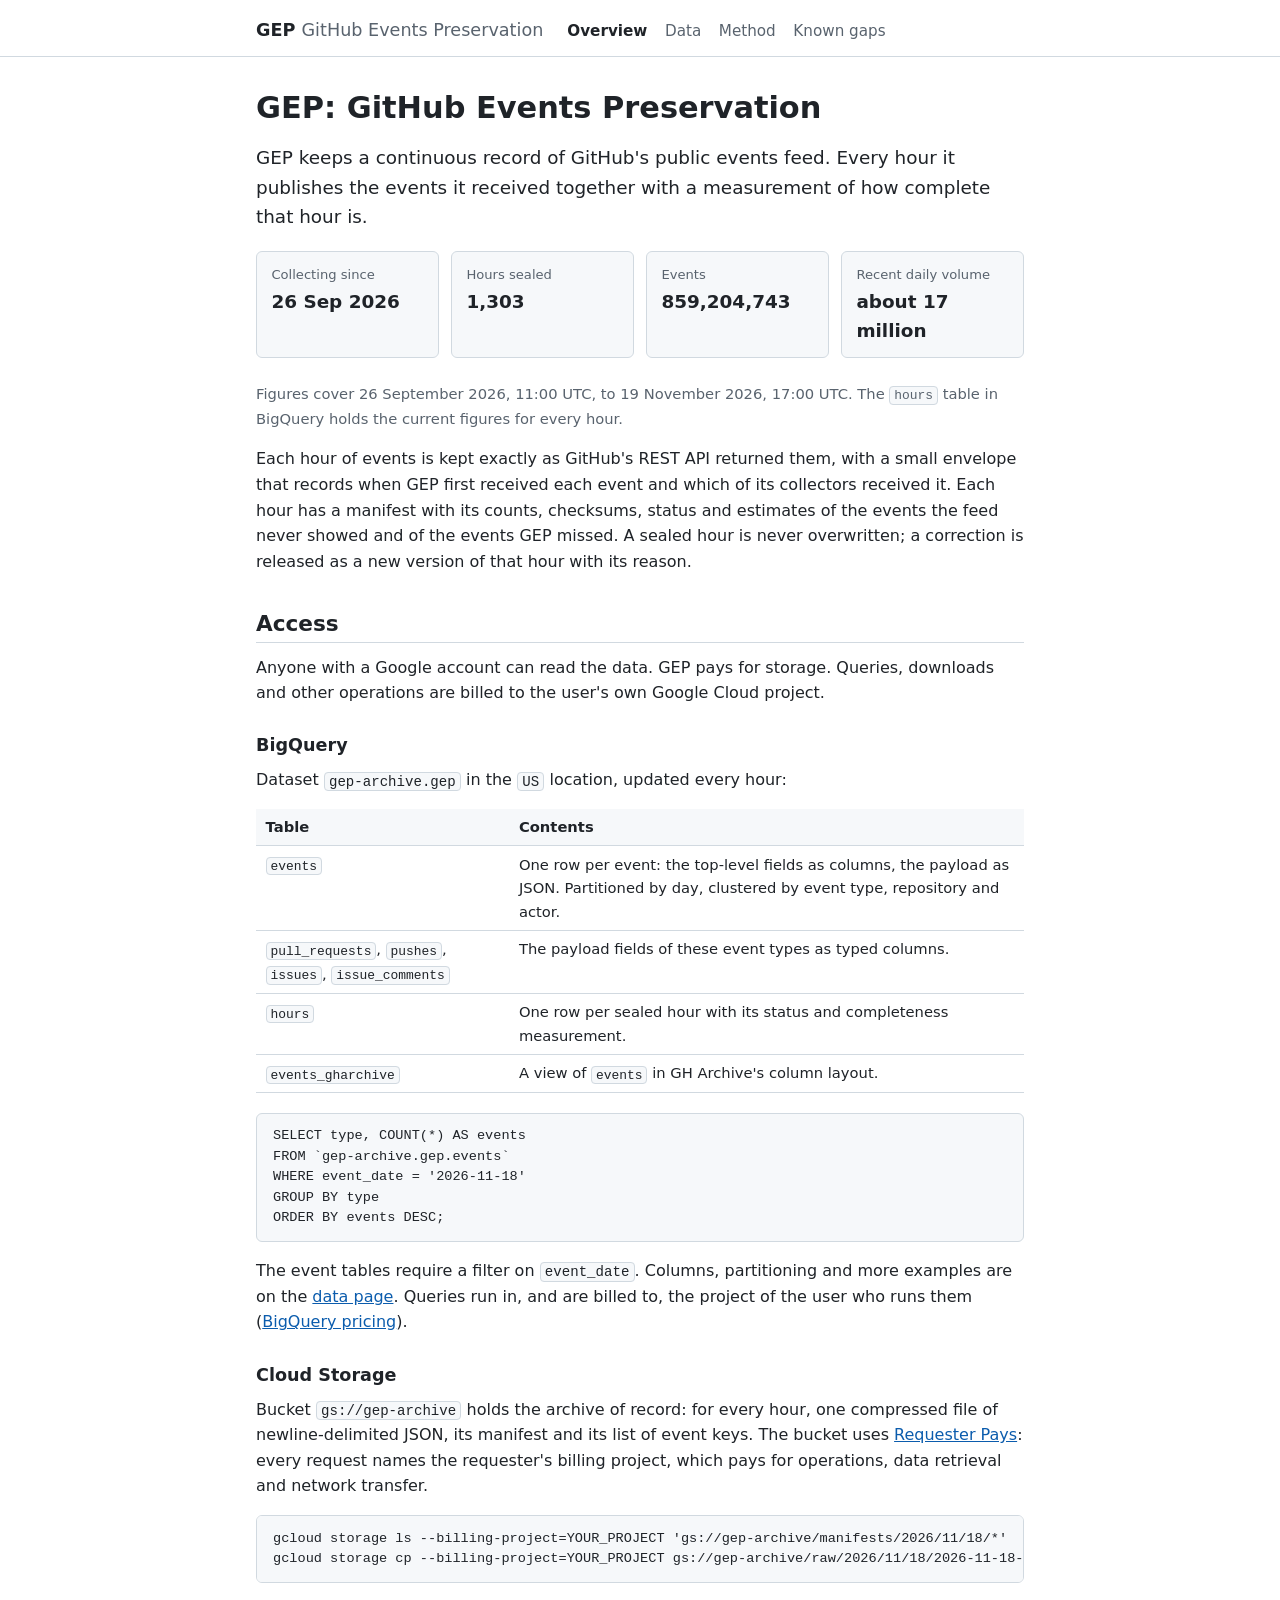
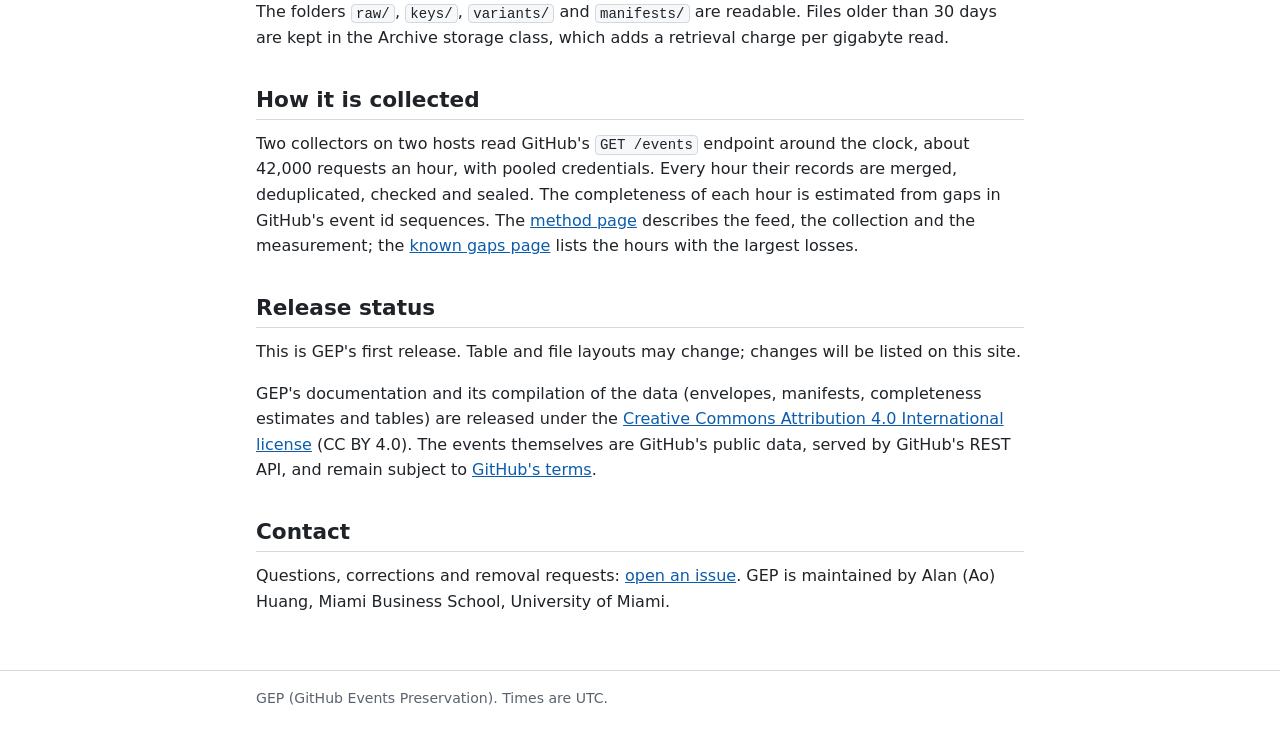
<file: docs/index.html>
<!doctype html>
<html lang="en">
<head>
<meta charset="utf-8">
<meta name="viewport" content="width=device-width, initial-scale=1">
<meta name="robots" content="noindex, nofollow">
<title>GEP: GitHub Events Preservation</title>
<meta name="description" content="A continuous record of GitHub's public events feed with an hourly measurement of completeness.">
<link rel="stylesheet" href="style.css">
</head>
<body>
<header class="site"><div class="wrap">
  <a class="name" href="./">GEP <span>GitHub Events Preservation</span></a>
  <nav class="site">
    <a href="./" aria-current="page">Overview</a>
    <a href="data.html">Data</a>
    <a href="method.html">Method</a>
    <a href="gaps.html">Known gaps</a>
  </nav>
</div></header>

<main><div class="wrap">
<h1>GEP: GitHub Events Preservation</h1>
<p class="lead">GEP keeps a continuous record of GitHub's public events feed. Every hour it publishes the events it received together with a measurement of how complete that hour is.</p>

<dl class="facts">
  <div><dt>Collecting since</dt><dd>26 Sep 2026</dd></div>
  <div><dt>Hours sealed</dt><dd>1,303</dd></div>
  <div><dt>Events</dt><dd>859,204,743</dd></div>
  <div><dt>Recent daily volume</dt><dd>about 17 million</dd></div>
</dl>
<p class="note">Figures cover 26 September 2026, 11:00 UTC, to 19 November 2026, 17:00 UTC. The <code>hours</code> table in BigQuery holds the current figures for every hour.</p>

<p>Each hour of events is kept exactly as GitHub's REST API returned them, with a small envelope that records when GEP first received each event and which of its collectors received it. Each hour has a manifest with its counts, checksums, status and estimates of the events the feed never showed and of the events GEP missed. A sealed hour is never overwritten; a correction is released as a new version of that hour with its reason.</p>

<h2>Access</h2>
<p>Anyone with a Google account can read the data. GEP pays for storage. Queries, downloads and other operations are billed to the user's own Google Cloud project.</p>

<h3>BigQuery</h3>
<p>Dataset <code>gep-archive.gep</code> in the <code>US</code> location, updated every hour:</p>
<div class="table"><table>
  <tr><th>Table</th><th>Contents</th></tr>
  <tr><td><code>events</code></td><td>One row per event: the top-level fields as columns, the payload as JSON. Partitioned by day, clustered by event type, repository and actor.</td></tr>
  <tr><td><code>pull_requests</code>, <code>pushes</code>, <code>issues</code>, <code>issue_comments</code></td><td>The payload fields of these event types as typed columns.</td></tr>
  <tr><td><code>hours</code></td><td>One row per sealed hour with its status and completeness measurement.</td></tr>
  <tr><td><code>events_gharchive</code></td><td>A view of <code>events</code> in GH Archive's column layout.</td></tr>
</table></div>
<pre><code>SELECT type, COUNT(*) AS events
FROM `gep-archive.gep.events`
WHERE event_date = '2026-11-18'
GROUP BY type
ORDER BY events DESC;</code></pre>
<p>The event tables require a filter on <code>event_date</code>. Columns, partitioning and more examples are on the <a href="data.html">data page</a>. Queries run in, and are billed to, the project of the user who runs them (<a href="https://cloud.google.com/bigquery/pricing">BigQuery pricing</a>).</p>

<h3>Cloud Storage</h3>
<p>Bucket <code>gs://gep-archive</code> holds the archive of record: for every hour, one compressed file of newline-delimited JSON, its manifest and its list of event keys. The bucket uses <a href="https://cloud.google.com/storage/docs/requester-pays">Requester Pays</a>: every request names the requester's billing project, which pays for operations, data retrieval and network transfer.</p>
<pre><code>gcloud storage ls --billing-project=YOUR_PROJECT 'gs://gep-archive/manifests/2026/11/18/*'
gcloud storage cp --billing-project=YOUR_PROJECT gs://gep-archive/raw/2026/11/18/2026-11-18-12.ndjson.gz .</code></pre>
<p>The folders <code>raw/</code>, <code>keys/</code>, <code>variants/</code> and <code>manifests/</code> are readable. Files older than 30 days are kept in the Archive storage class, which adds a retrieval charge per gigabyte read.</p>

<h2>How it is collected</h2>
<p>Two collectors on two hosts read GitHub's <code>GET /events</code> endpoint around the clock, about 42,000 requests an hour, with pooled credentials. Every hour their records are merged, deduplicated, checked and sealed. The completeness of each hour is estimated from gaps in GitHub's event id sequences. The <a href="method.html">method page</a> describes the feed, the collection and the measurement; the <a href="gaps.html">known gaps page</a> lists the hours with the largest losses.</p>

<h2>Release status</h2>
<p>This is GEP's first release. Table and file layouts may change; changes will be listed on this site.</p>
<p>GEP's documentation and its compilation of the data (envelopes, manifests, completeness estimates and tables) are released under the <a href="https://creativecommons.org/licenses/by/4.0/">Creative Commons Attribution 4.0 International license</a> (CC BY 4.0). The events themselves are GitHub's public data, served by GitHub's REST API, and remain subject to <a href="https://docs.github.com/en/site-policy/github-terms/github-terms-of-service">GitHub's terms</a>.</p>

<h2>Contact</h2>
<p>Questions, corrections and removal requests: <a href="https://github.com/AlanHuang99/gep-archive/issues">open an issue</a>. GEP is maintained by Alan (Ao) Huang, Miami Business School, University of Miami.</p>
</div></main>

<footer class="site"><div class="wrap">GEP (GitHub Events Preservation). Times are UTC.</div></footer>
</body>
</html>
</file>
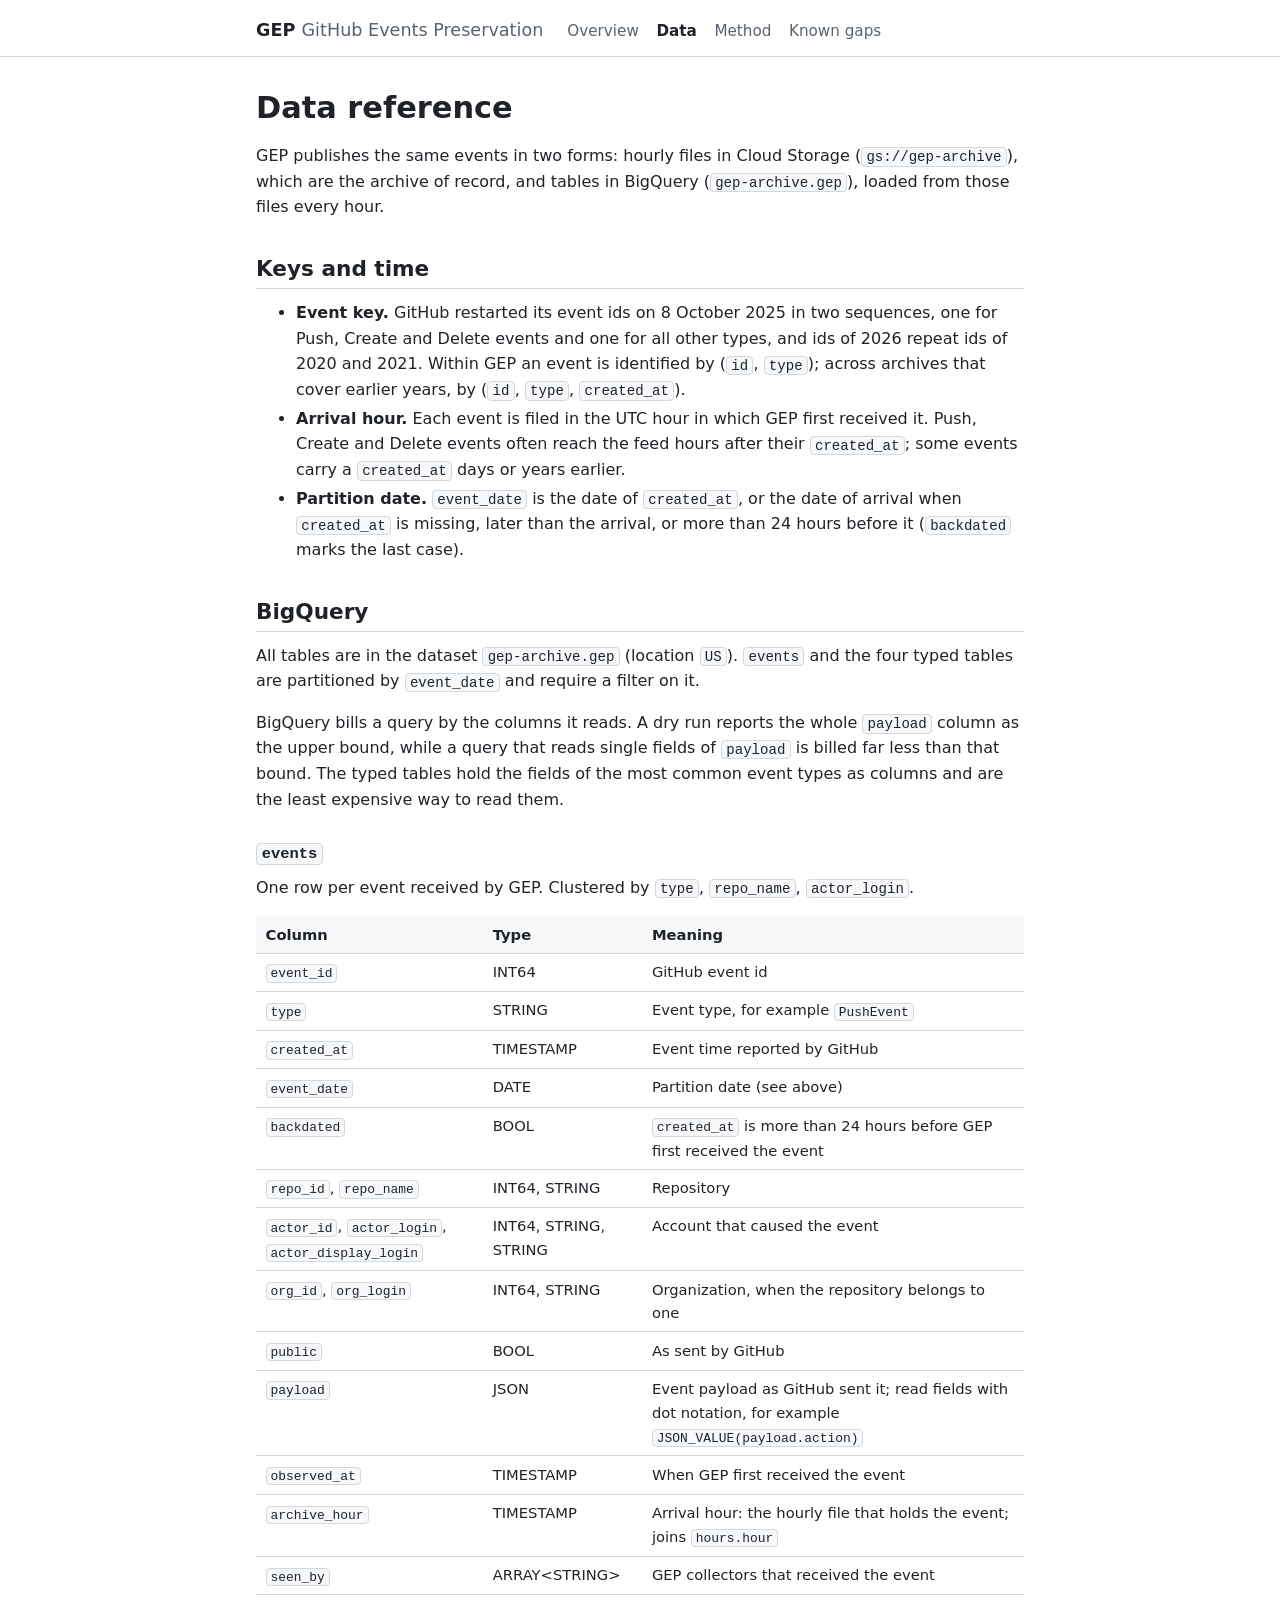
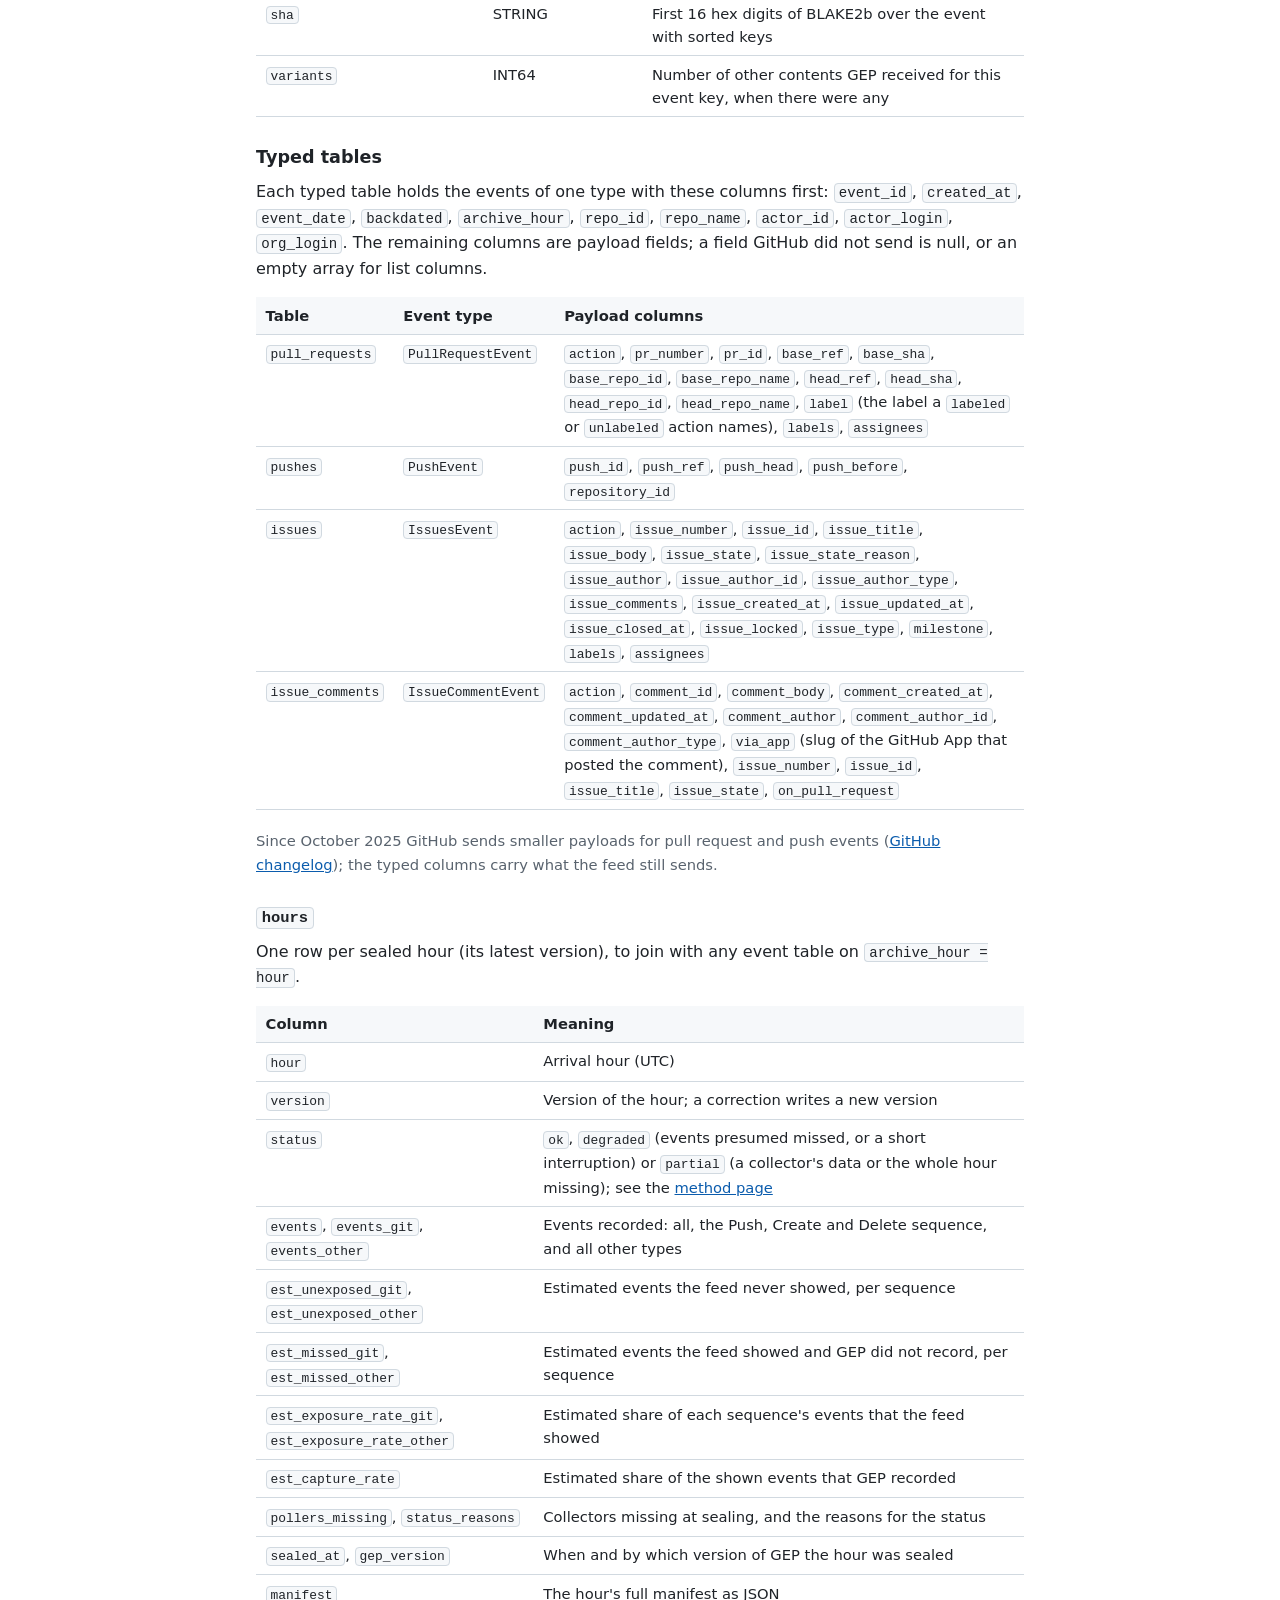
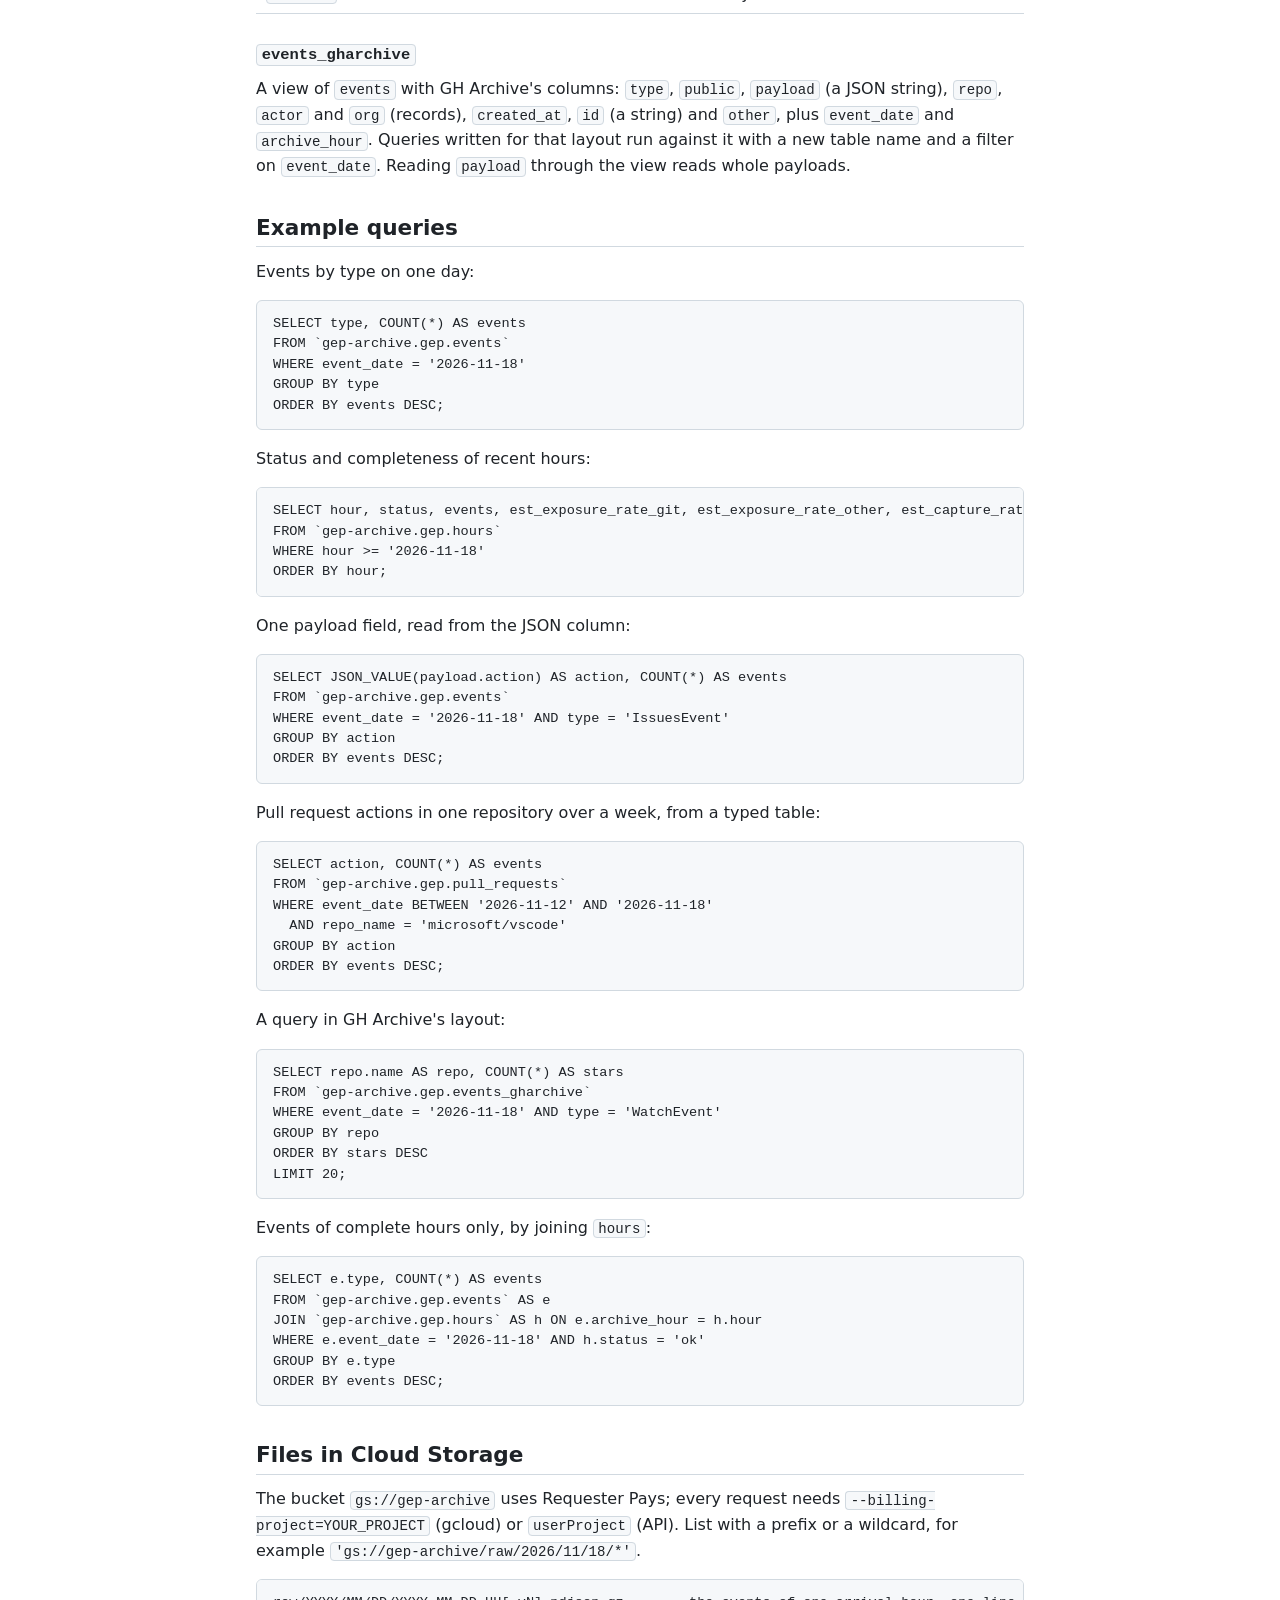
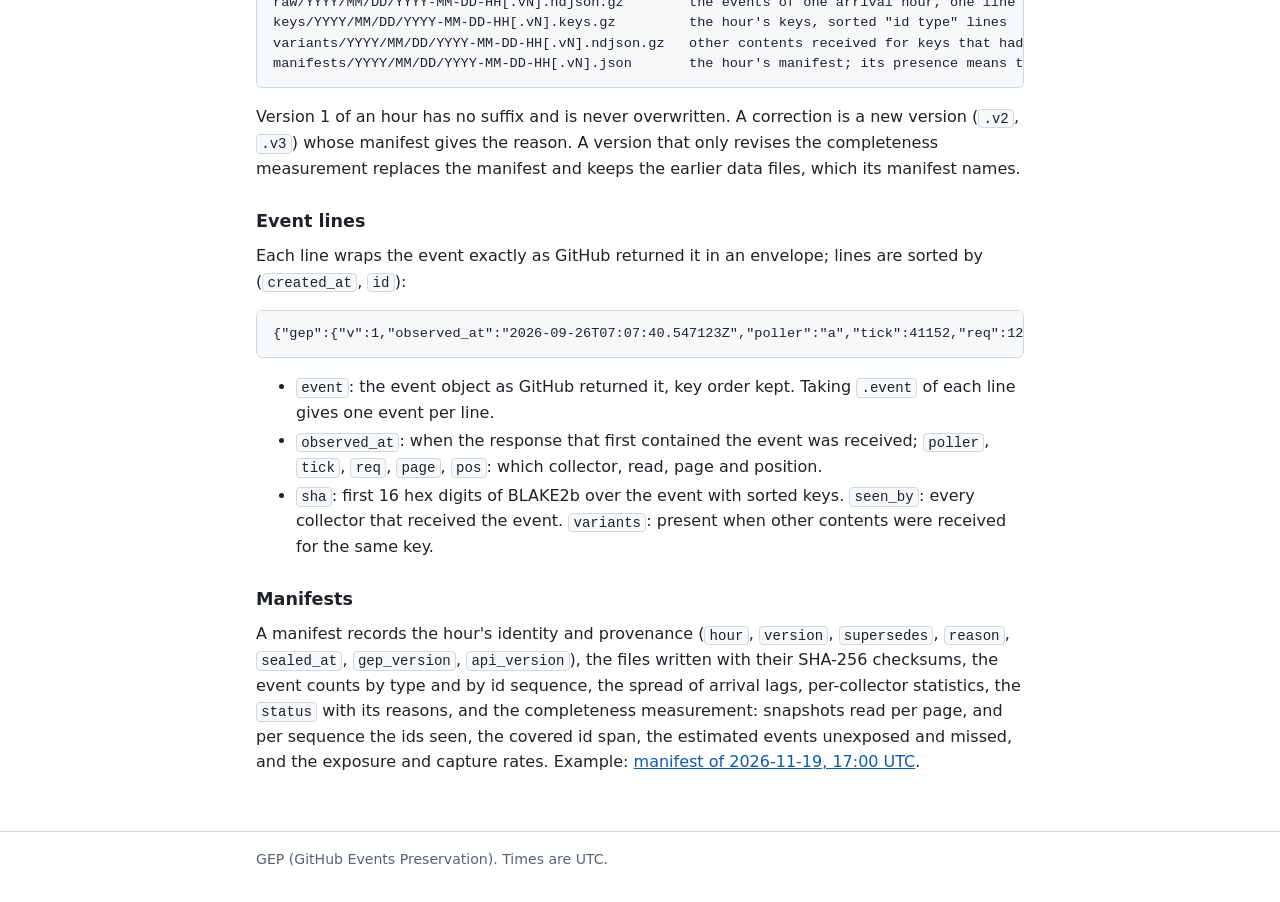
<file: docs/data.html>
<!doctype html>
<html lang="en">
<head>
<meta charset="utf-8">
<meta name="viewport" content="width=device-width, initial-scale=1">
<meta name="robots" content="noindex, nofollow">
<title>Data reference: GEP</title>
<link rel="stylesheet" href="style.css">
</head>
<body>
<header class="site"><div class="wrap">
  <a class="name" href="./">GEP <span>GitHub Events Preservation</span></a>
  <nav class="site">
    <a href="./">Overview</a>
    <a href="data.html" aria-current="page">Data</a>
    <a href="method.html">Method</a>
    <a href="gaps.html">Known gaps</a>
  </nav>
</div></header>

<main><div class="wrap">
<h1>Data reference</h1>
<p>GEP publishes the same events in two forms: hourly files in Cloud Storage (<code>gs://gep-archive</code>), which are the archive of record, and tables in BigQuery (<code>gep-archive.gep</code>), loaded from those files every hour.</p>

<h2>Keys and time</h2>
<ul>
  <li><strong>Event key.</strong> GitHub restarted its event ids on 8 October 2025 in two sequences, one for Push, Create and Delete events and one for all other types, and ids of 2026 repeat ids of 2020 and 2021. Within GEP an event is identified by (<code>id</code>, <code>type</code>); across archives that cover earlier years, by (<code>id</code>, <code>type</code>, <code>created_at</code>).</li>
  <li><strong>Arrival hour.</strong> Each event is filed in the UTC hour in which GEP first received it. Push, Create and Delete events often reach the feed hours after their <code>created_at</code>; some events carry a <code>created_at</code> days or years earlier.</li>
  <li><strong>Partition date.</strong> <code>event_date</code> is the date of <code>created_at</code>, or the date of arrival when <code>created_at</code> is missing, later than the arrival, or more than 24 hours before it (<code>backdated</code> marks the last case).</li>
</ul>

<h2>BigQuery</h2>
<p>All tables are in the dataset <code>gep-archive.gep</code> (location <code>US</code>). <code>events</code> and the four typed tables are partitioned by <code>event_date</code> and require a filter on it.</p>
<p>BigQuery bills a query by the columns it reads. A dry run reports the whole <code>payload</code> column as the upper bound, while a query that reads single fields of <code>payload</code> is billed far less than that bound. The typed tables hold the fields of the most common event types as columns and are the least expensive way to read them.</p>

<h3><code>events</code></h3>
<p>One row per event received by GEP. Clustered by <code>type</code>, <code>repo_name</code>, <code>actor_login</code>.</p>
<div class="table"><table>
  <tr><th>Column</th><th>Type</th><th>Meaning</th></tr>
  <tr><td><code>event_id</code></td><td>INT64</td><td>GitHub event id</td></tr>
  <tr><td><code>type</code></td><td>STRING</td><td>Event type, for example <code>PushEvent</code></td></tr>
  <tr><td><code>created_at</code></td><td>TIMESTAMP</td><td>Event time reported by GitHub</td></tr>
  <tr><td><code>event_date</code></td><td>DATE</td><td>Partition date (see above)</td></tr>
  <tr><td><code>backdated</code></td><td>BOOL</td><td><code>created_at</code> is more than 24 hours before GEP first received the event</td></tr>
  <tr><td><code>repo_id</code>, <code>repo_name</code></td><td>INT64, STRING</td><td>Repository</td></tr>
  <tr><td><code>actor_id</code>, <code>actor_login</code>, <code>actor_display_login</code></td><td>INT64, STRING, STRING</td><td>Account that caused the event</td></tr>
  <tr><td><code>org_id</code>, <code>org_login</code></td><td>INT64, STRING</td><td>Organization, when the repository belongs to one</td></tr>
  <tr><td><code>public</code></td><td>BOOL</td><td>As sent by GitHub</td></tr>
  <tr><td><code>payload</code></td><td>JSON</td><td>Event payload as GitHub sent it; read fields with dot notation, for example <code>JSON_VALUE(payload.action)</code></td></tr>
  <tr><td><code>observed_at</code></td><td>TIMESTAMP</td><td>When GEP first received the event</td></tr>
  <tr><td><code>archive_hour</code></td><td>TIMESTAMP</td><td>Arrival hour: the hourly file that holds the event; joins <code>hours.hour</code></td></tr>
  <tr><td><code>seen_by</code></td><td>ARRAY&lt;STRING&gt;</td><td>GEP collectors that received the event</td></tr>
  <tr><td><code>sha</code></td><td>STRING</td><td>First 16 hex digits of BLAKE2b over the event with sorted keys</td></tr>
  <tr><td><code>variants</code></td><td>INT64</td><td>Number of other contents GEP received for this event key, when there were any</td></tr>
</table></div>

<h3>Typed tables</h3>
<p>Each typed table holds the events of one type with these columns first: <code>event_id</code>, <code>created_at</code>, <code>event_date</code>, <code>backdated</code>, <code>archive_hour</code>, <code>repo_id</code>, <code>repo_name</code>, <code>actor_id</code>, <code>actor_login</code>, <code>org_login</code>. The remaining columns are payload fields; a field GitHub did not send is null, or an empty array for list columns.</p>
<div class="table"><table>
  <tr><th>Table</th><th>Event type</th><th>Payload columns</th></tr>
  <tr><td><code>pull_requests</code></td><td><code>PullRequestEvent</code></td><td><code>action</code>, <code>pr_number</code>, <code>pr_id</code>, <code>base_ref</code>, <code>base_sha</code>, <code>base_repo_id</code>, <code>base_repo_name</code>, <code>head_ref</code>, <code>head_sha</code>, <code>head_repo_id</code>, <code>head_repo_name</code>, <code>label</code> (the label a <code>labeled</code> or <code>unlabeled</code> action names), <code>labels</code>, <code>assignees</code></td></tr>
  <tr><td><code>pushes</code></td><td><code>PushEvent</code></td><td><code>push_id</code>, <code>push_ref</code>, <code>push_head</code>, <code>push_before</code>, <code>repository_id</code></td></tr>
  <tr><td><code>issues</code></td><td><code>IssuesEvent</code></td><td><code>action</code>, <code>issue_number</code>, <code>issue_id</code>, <code>issue_title</code>, <code>issue_body</code>, <code>issue_state</code>, <code>issue_state_reason</code>, <code>issue_author</code>, <code>issue_author_id</code>, <code>issue_author_type</code>, <code>issue_comments</code>, <code>issue_created_at</code>, <code>issue_updated_at</code>, <code>issue_closed_at</code>, <code>issue_locked</code>, <code>issue_type</code>, <code>milestone</code>, <code>labels</code>, <code>assignees</code></td></tr>
  <tr><td><code>issue_comments</code></td><td><code>IssueCommentEvent</code></td><td><code>action</code>, <code>comment_id</code>, <code>comment_body</code>, <code>comment_created_at</code>, <code>comment_updated_at</code>, <code>comment_author</code>, <code>comment_author_id</code>, <code>comment_author_type</code>, <code>via_app</code> (slug of the GitHub App that posted the comment), <code>issue_number</code>, <code>issue_id</code>, <code>issue_title</code>, <code>issue_state</code>, <code>on_pull_request</code></td></tr>
</table></div>
<p class="note">Since October 2025 GitHub sends smaller payloads for pull request and push events (<a href="https://github.blog/changelog/2025-08-08-upcoming-changes-to-github-events-api-payloads/">GitHub changelog</a>); the typed columns carry what the feed still sends.</p>

<h3><code>hours</code></h3>
<p>One row per sealed hour (its latest version), to join with any event table on <code>archive_hour = hour</code>.</p>
<div class="table"><table>
  <tr><th>Column</th><th>Meaning</th></tr>
  <tr><td><code>hour</code></td><td>Arrival hour (UTC)</td></tr>
  <tr><td><code>version</code></td><td>Version of the hour; a correction writes a new version</td></tr>
  <tr><td><code>status</code></td><td><code>ok</code>, <code>degraded</code> (events presumed missed, or a short interruption) or <code>partial</code> (a collector's data or the whole hour missing); see the <a href="method.html#status">method page</a></td></tr>
  <tr><td><code>events</code>, <code>events_git</code>, <code>events_other</code></td><td>Events recorded: all, the Push, Create and Delete sequence, and all other types</td></tr>
  <tr><td><code>est_unexposed_git</code>, <code>est_unexposed_other</code></td><td>Estimated events the feed never showed, per sequence</td></tr>
  <tr><td><code>est_missed_git</code>, <code>est_missed_other</code></td><td>Estimated events the feed showed and GEP did not record, per sequence</td></tr>
  <tr><td><code>est_exposure_rate_git</code>, <code>est_exposure_rate_other</code></td><td>Estimated share of each sequence's events that the feed showed</td></tr>
  <tr><td><code>est_capture_rate</code></td><td>Estimated share of the shown events that GEP recorded</td></tr>
  <tr><td><code>pollers_missing</code>, <code>status_reasons</code></td><td>Collectors missing at sealing, and the reasons for the status</td></tr>
  <tr><td><code>sealed_at</code>, <code>gep_version</code></td><td>When and by which version of GEP the hour was sealed</td></tr>
  <tr><td><code>manifest</code></td><td>The hour's full manifest as JSON</td></tr>
</table></div>

<h3><code>events_gharchive</code></h3>
<p>A view of <code>events</code> with GH Archive's columns: <code>type</code>, <code>public</code>, <code>payload</code> (a JSON string), <code>repo</code>, <code>actor</code> and <code>org</code> (records), <code>created_at</code>, <code>id</code> (a string) and <code>other</code>, plus <code>event_date</code> and <code>archive_hour</code>. Queries written for that layout run against it with a new table name and a filter on <code>event_date</code>. Reading <code>payload</code> through the view reads whole payloads.</p>

<h2>Example queries</h2>
<p>Events by type on one day:</p>
<pre><code>SELECT type, COUNT(*) AS events
FROM `gep-archive.gep.events`
WHERE event_date = '2026-11-18'
GROUP BY type
ORDER BY events DESC;</code></pre>
<p>Status and completeness of recent hours:</p>
<pre><code>SELECT hour, status, events, est_exposure_rate_git, est_exposure_rate_other, est_capture_rate
FROM `gep-archive.gep.hours`
WHERE hour &gt;= '2026-11-18'
ORDER BY hour;</code></pre>
<p>One payload field, read from the JSON column:</p>
<pre><code>SELECT JSON_VALUE(payload.action) AS action, COUNT(*) AS events
FROM `gep-archive.gep.events`
WHERE event_date = '2026-11-18' AND type = 'IssuesEvent'
GROUP BY action
ORDER BY events DESC;</code></pre>
<p>Pull request actions in one repository over a week, from a typed table:</p>
<pre><code>SELECT action, COUNT(*) AS events
FROM `gep-archive.gep.pull_requests`
WHERE event_date BETWEEN '2026-11-12' AND '2026-11-18'
  AND repo_name = 'microsoft/vscode'
GROUP BY action
ORDER BY events DESC;</code></pre>
<p>A query in GH Archive's layout:</p>
<pre><code>SELECT repo.name AS repo, COUNT(*) AS stars
FROM `gep-archive.gep.events_gharchive`
WHERE event_date = '2026-11-18' AND type = 'WatchEvent'
GROUP BY repo
ORDER BY stars DESC
LIMIT 20;</code></pre>
<p>Events of complete hours only, by joining <code>hours</code>:</p>
<pre><code>SELECT e.type, COUNT(*) AS events
FROM `gep-archive.gep.events` AS e
JOIN `gep-archive.gep.hours` AS h ON e.archive_hour = h.hour
WHERE e.event_date = '2026-11-18' AND h.status = 'ok'
GROUP BY e.type
ORDER BY events DESC;</code></pre>

<h2>Files in Cloud Storage</h2>
<p>The bucket <code>gs://gep-archive</code> uses Requester Pays; every request needs <code>--billing-project=YOUR_PROJECT</code> (gcloud) or <code>userProject</code> (API). List with a prefix or a wildcard, for example <code>'gs://gep-archive/raw/2026/11/18/*'</code>.</p>
<pre><code>raw/YYYY/MM/DD/YYYY-MM-DD-HH[.vN].ndjson.gz        the events of one arrival hour, one line per event
keys/YYYY/MM/DD/YYYY-MM-DD-HH[.vN].keys.gz         the hour's keys, sorted "id type" lines
variants/YYYY/MM/DD/YYYY-MM-DD-HH[.vN].ndjson.gz   other contents received for keys that had more than one
manifests/YYYY/MM/DD/YYYY-MM-DD-HH[.vN].json       the hour's manifest; its presence means the hour is sealed</code></pre>
<p>Version 1 of an hour has no suffix and is never overwritten. A correction is a new version (<code>.v2</code>, <code>.v3</code>) whose manifest gives the reason. A version that only revises the completeness measurement replaces the manifest and keeps the earlier data files, which its manifest names.</p>

<h3>Event lines</h3>
<p>Each line wraps the event exactly as GitHub returned it in an envelope; lines are sorted by (<code>created_at</code>, <code>id</code>):</p>
<pre><code>{"gep":{"v":1,"observed_at":"2026-09-26T07:07:40.547123Z","poller":"a","tick":41152,"req":123456,"page":1,"pos":17,"sha":"9f2c61d04a7be311","seen_by":["a","b"]},"event":{...}}</code></pre>
<ul>
  <li><code>event</code>: the event object as GitHub returned it, key order kept. Taking <code>.event</code> of each line gives one event per line.</li>
  <li><code>observed_at</code>: when the response that first contained the event was received; <code>poller</code>, <code>tick</code>, <code>req</code>, <code>page</code>, <code>pos</code>: which collector, read, page and position.</li>
  <li><code>sha</code>: first 16 hex digits of BLAKE2b over the event with sorted keys. <code>seen_by</code>: every collector that received the event. <code>variants</code>: present when other contents were received for the same key.</li>
</ul>

<h3>Manifests</h3>
<p>A manifest records the hour's identity and provenance (<code>hour</code>, <code>version</code>, <code>supersedes</code>, <code>reason</code>, <code>sealed_at</code>, <code>gep_version</code>, <code>api_version</code>), the files written with their SHA-256 checksums, the event counts by type and by id sequence, the spread of arrival lags, per-collector statistics, the <code>status</code> with its reasons, and the completeness measurement: snapshots read per page, and per sequence the ids seen, the covered id span, the estimated events unexposed and missed, and the exposure and capture rates. Example: <a href="samples/2026-11-19-17.json">manifest of 2026-11-19, 17:00 UTC</a>.</p>
</div></main>

<footer class="site"><div class="wrap">GEP (GitHub Events Preservation). Times are UTC.</div></footer>
</body>
</html>
</file>
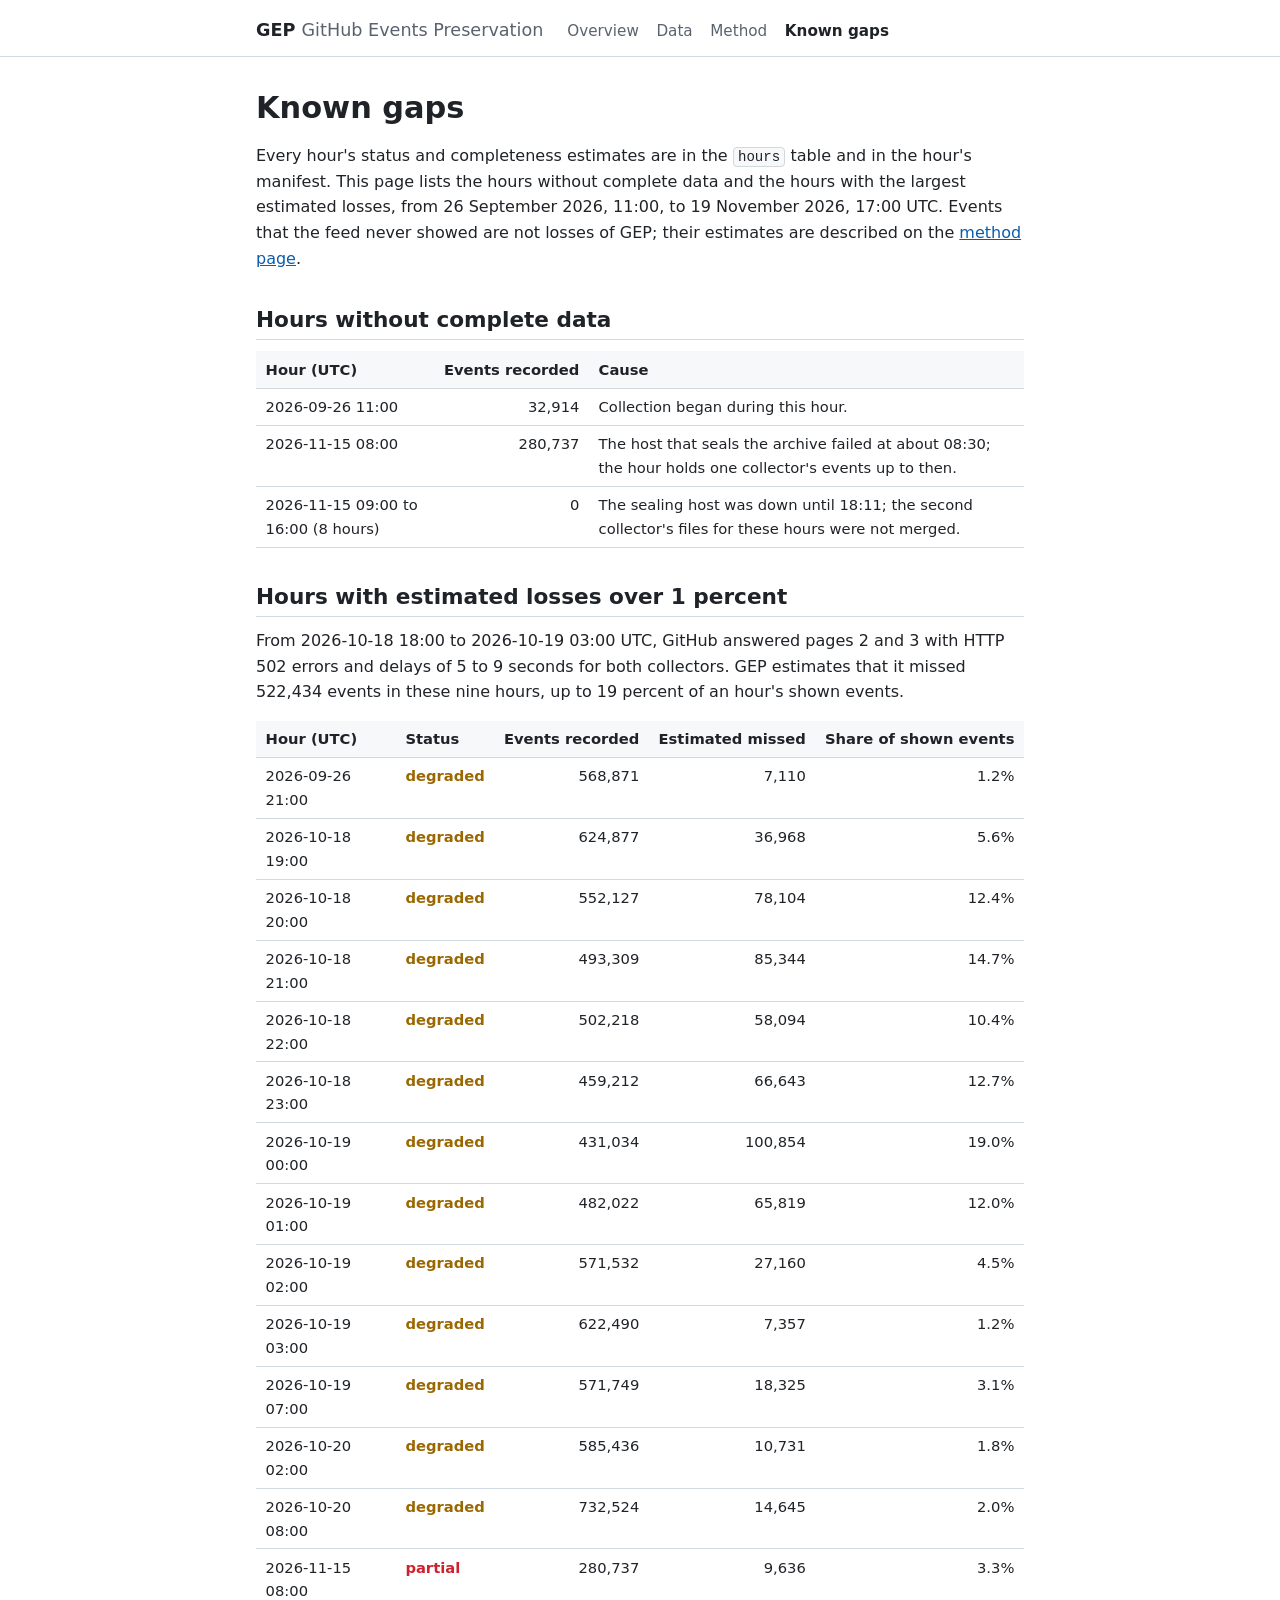
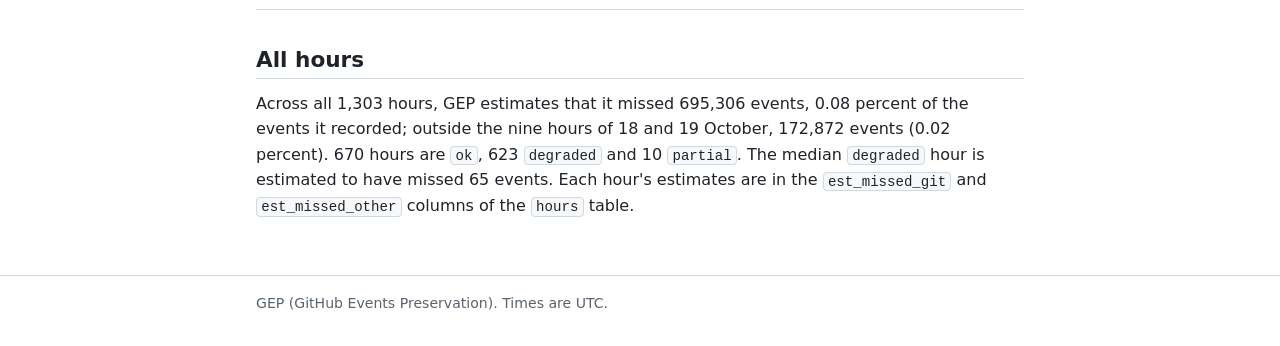
<file: docs/gaps.html>
<!doctype html>
<html lang="en">
<head>
<meta charset="utf-8">
<meta name="viewport" content="width=device-width, initial-scale=1">
<meta name="robots" content="noindex, nofollow">
<title>Known gaps: GEP</title>
<link rel="stylesheet" href="style.css">
</head>
<body>
<header class="site"><div class="wrap">
  <a class="name" href="./">GEP <span>GitHub Events Preservation</span></a>
  <nav class="site">
    <a href="./">Overview</a>
    <a href="data.html">Data</a>
    <a href="method.html">Method</a>
    <a href="gaps.html" aria-current="page">Known gaps</a>
  </nav>
</div></header>

<main><div class="wrap">
<h1>Known gaps</h1>
<p>Every hour's status and completeness estimates are in the <code>hours</code> table and in the hour's manifest. This page lists the hours without complete data and the hours with the largest estimated losses, from 26 September 2026, 11:00, to 19 November 2026, 17:00 UTC. Events that the feed never showed are not losses of GEP; their estimates are described on the <a href="method.html#completeness">method page</a>.</p>

<h2>Hours without complete data</h2>
<div class="table"><table>
  <tr><th>Hour (UTC)</th><th class="num">Events recorded</th><th>Cause</th></tr>
  <tr><td>2026-09-26 11:00</td><td class="num">32,914</td><td>Collection began during this hour.</td></tr>
  <tr><td>2026-11-15 08:00</td><td class="num">280,737</td><td>The host that seals the archive failed at about 08:30; the hour holds one collector's events up to then.</td></tr>
  <tr><td>2026-11-15 09:00 to 16:00 (8 hours)</td><td class="num">0</td><td>The sealing host was down until 18:11; the second collector's files for these hours were not merged.</td></tr>
</table></div>

<h2>Hours with estimated losses over 1 percent</h2>
<p>From 2026-10-18 18:00 to 2026-10-19 03:00 UTC, GitHub answered pages 2 and 3 with HTTP 502 errors and delays of 5 to 9 seconds for both collectors. GEP estimates that it missed 522,434 events in these nine hours, up to 19 percent of an hour's shown events.</p>
<div class="table"><table>
  <tr><th>Hour (UTC)</th><th>Status</th><th class="num">Events recorded</th><th class="num">Estimated missed</th><th class="num">Share of shown events</th></tr>
  <tr><td>2026-09-26 21:00</td><td class="status-degraded">degraded</td><td class="num">568,871</td><td class="num">7,110</td><td class="num">1.2%</td></tr>
  <tr><td>2026-10-18 19:00</td><td class="status-degraded">degraded</td><td class="num">624,877</td><td class="num">36,968</td><td class="num">5.6%</td></tr>
  <tr><td>2026-10-18 20:00</td><td class="status-degraded">degraded</td><td class="num">552,127</td><td class="num">78,104</td><td class="num">12.4%</td></tr>
  <tr><td>2026-10-18 21:00</td><td class="status-degraded">degraded</td><td class="num">493,309</td><td class="num">85,344</td><td class="num">14.7%</td></tr>
  <tr><td>2026-10-18 22:00</td><td class="status-degraded">degraded</td><td class="num">502,218</td><td class="num">58,094</td><td class="num">10.4%</td></tr>
  <tr><td>2026-10-18 23:00</td><td class="status-degraded">degraded</td><td class="num">459,212</td><td class="num">66,643</td><td class="num">12.7%</td></tr>
  <tr><td>2026-10-19 00:00</td><td class="status-degraded">degraded</td><td class="num">431,034</td><td class="num">100,854</td><td class="num">19.0%</td></tr>
  <tr><td>2026-10-19 01:00</td><td class="status-degraded">degraded</td><td class="num">482,022</td><td class="num">65,819</td><td class="num">12.0%</td></tr>
  <tr><td>2026-10-19 02:00</td><td class="status-degraded">degraded</td><td class="num">571,532</td><td class="num">27,160</td><td class="num">4.5%</td></tr>
  <tr><td>2026-10-19 03:00</td><td class="status-degraded">degraded</td><td class="num">622,490</td><td class="num">7,357</td><td class="num">1.2%</td></tr>
  <tr><td>2026-10-19 07:00</td><td class="status-degraded">degraded</td><td class="num">571,749</td><td class="num">18,325</td><td class="num">3.1%</td></tr>
  <tr><td>2026-10-20 02:00</td><td class="status-degraded">degraded</td><td class="num">585,436</td><td class="num">10,731</td><td class="num">1.8%</td></tr>
  <tr><td>2026-10-20 08:00</td><td class="status-degraded">degraded</td><td class="num">732,524</td><td class="num">14,645</td><td class="num">2.0%</td></tr>
  <tr><td>2026-11-15 08:00</td><td class="status-partial">partial</td><td class="num">280,737</td><td class="num">9,636</td><td class="num">3.3%</td></tr>
</table></div>

<h2>All hours</h2>
<p>Across all 1,303 hours, GEP estimates that it missed 695,306 events, 0.08 percent of the events it recorded; outside the nine hours of 18 and 19 October, 172,872 events (0.02 percent). 670 hours are <code>ok</code>, 623 <code>degraded</code> and 10 <code>partial</code>. The median <code>degraded</code> hour is estimated to have missed 65 events. Each hour's estimates are in the <code>est_missed_git</code> and <code>est_missed_other</code> columns of the <code>hours</code> table.</p>
</div></main>

<footer class="site"><div class="wrap">GEP (GitHub Events Preservation). Times are UTC.</div></footer>
</body>
</html>
</file>
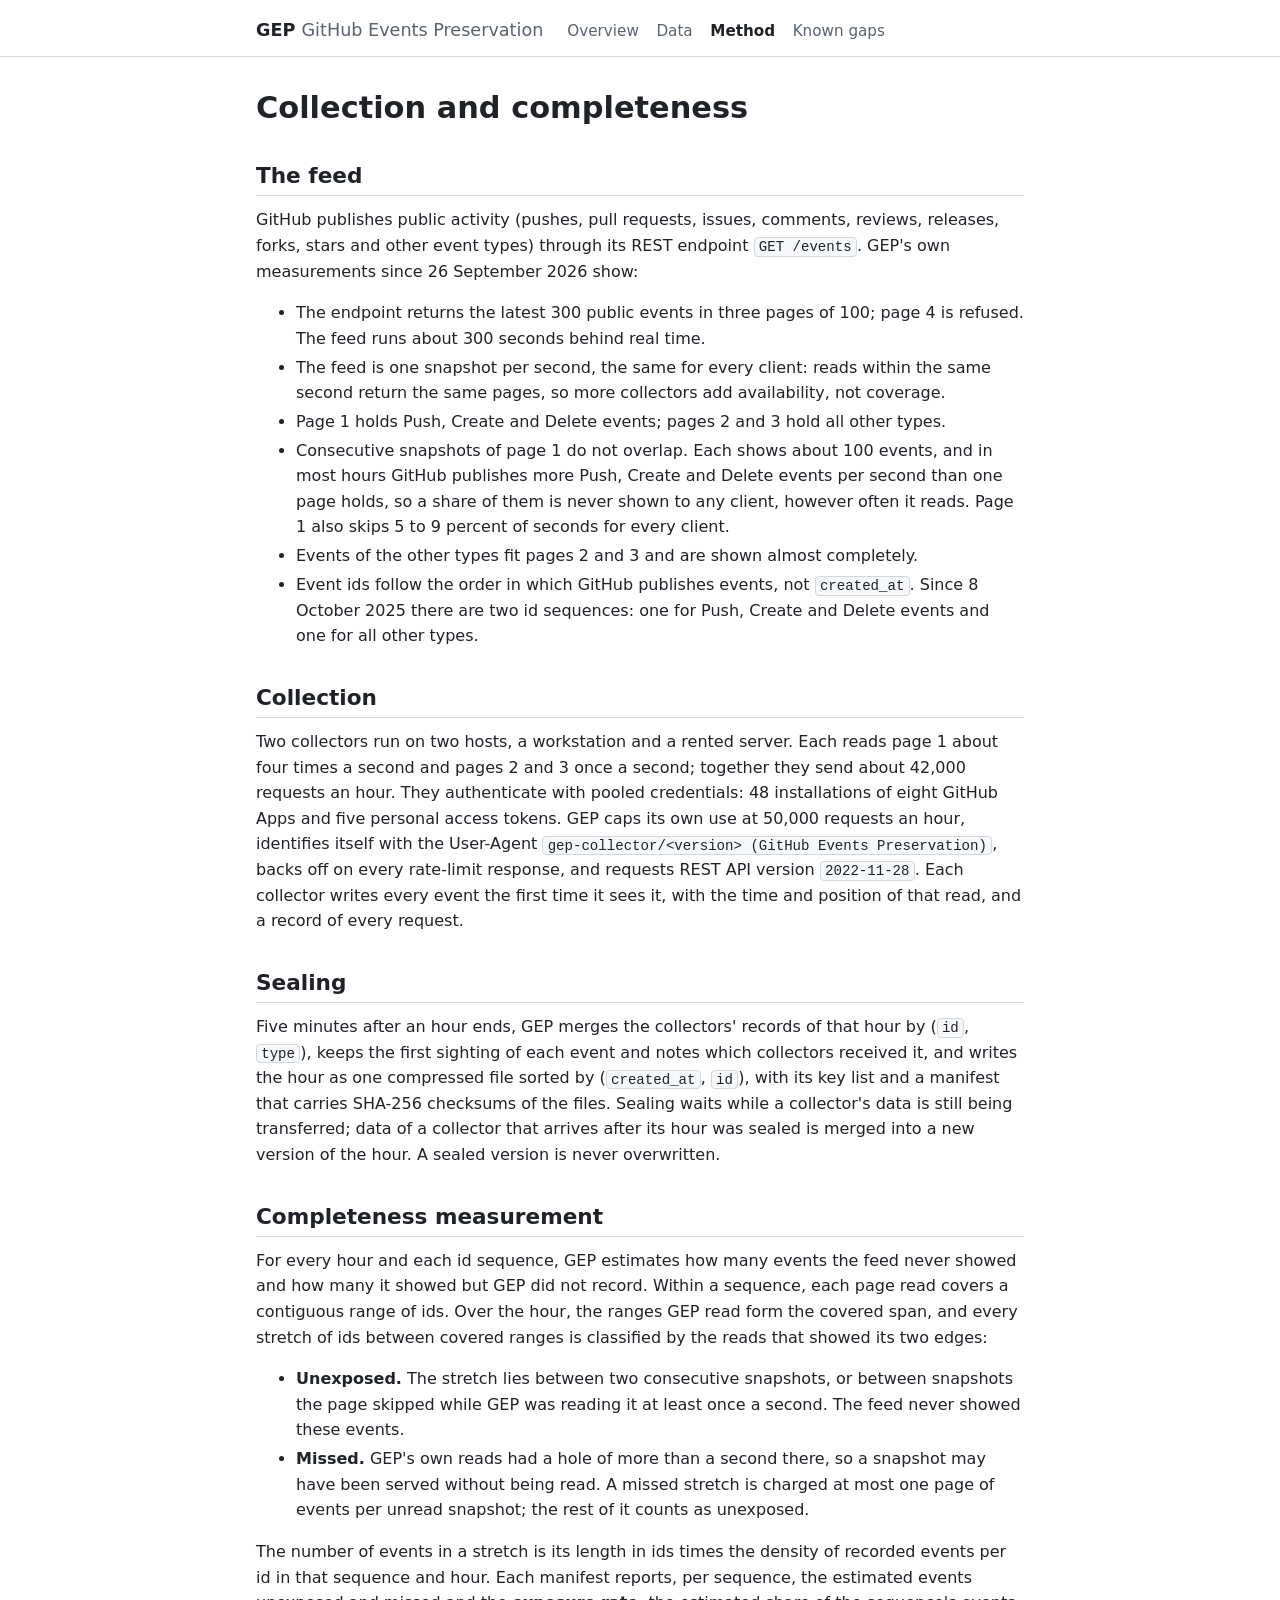
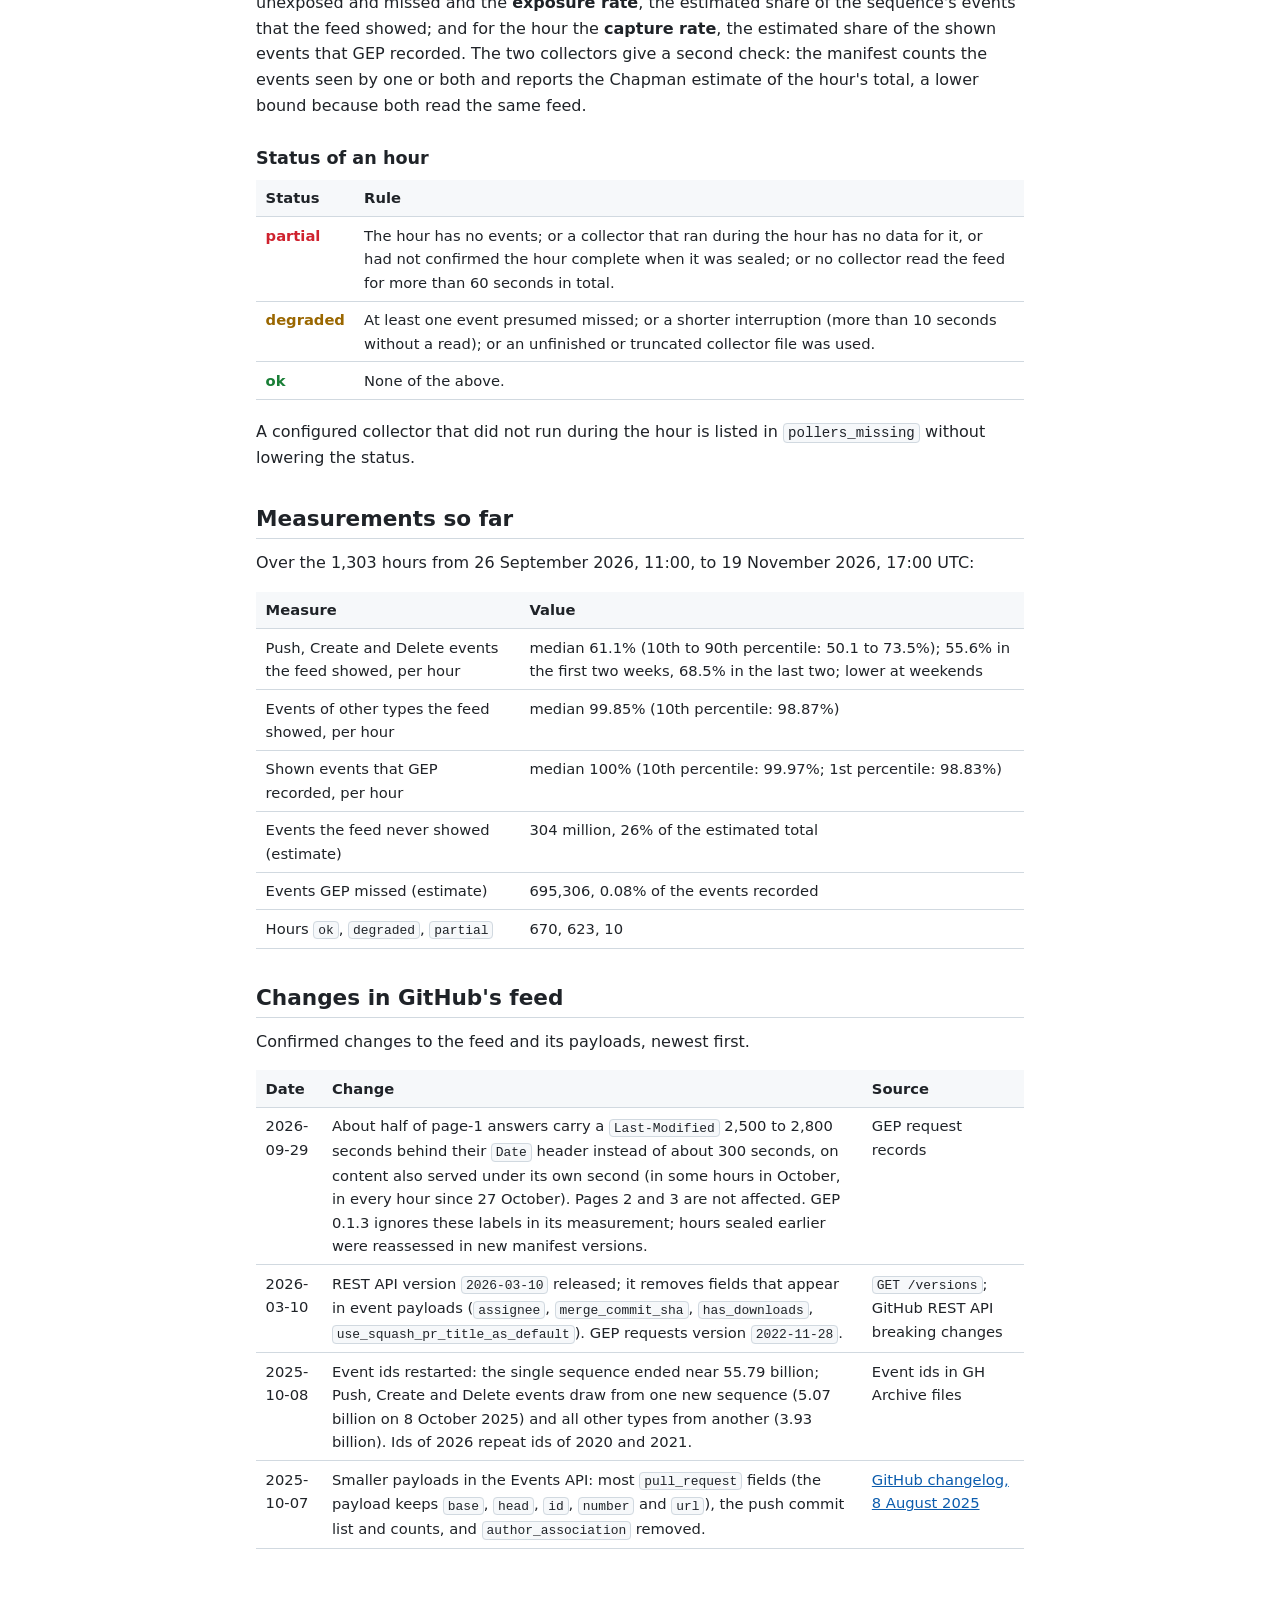
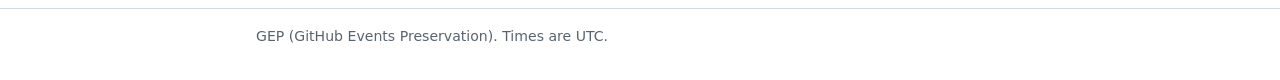
<file: docs/method.html>
<!doctype html>
<html lang="en">
<head>
<meta charset="utf-8">
<meta name="viewport" content="width=device-width, initial-scale=1">
<meta name="robots" content="noindex, nofollow">
<title>Method: GEP</title>
<link rel="stylesheet" href="style.css">
</head>
<body>
<header class="site"><div class="wrap">
  <a class="name" href="./">GEP <span>GitHub Events Preservation</span></a>
  <nav class="site">
    <a href="./">Overview</a>
    <a href="data.html">Data</a>
    <a href="method.html" aria-current="page">Method</a>
    <a href="gaps.html">Known gaps</a>
  </nav>
</div></header>

<main><div class="wrap">
<h1>Collection and completeness</h1>

<h2>The feed</h2>
<p>GitHub publishes public activity (pushes, pull requests, issues, comments, reviews, releases, forks, stars and other event types) through its REST endpoint <code>GET /events</code>. GEP's own measurements since 26 September 2026 show:</p>
<ul>
  <li>The endpoint returns the latest 300 public events in three pages of 100; page 4 is refused. The feed runs about 300 seconds behind real time.</li>
  <li>The feed is one snapshot per second, the same for every client: reads within the same second return the same pages, so more collectors add availability, not coverage.</li>
  <li>Page 1 holds Push, Create and Delete events; pages 2 and 3 hold all other types.</li>
  <li>Consecutive snapshots of page 1 do not overlap. Each shows about 100 events, and in most hours GitHub publishes more Push, Create and Delete events per second than one page holds, so a share of them is never shown to any client, however often it reads. Page 1 also skips 5 to 9 percent of seconds for every client.</li>
  <li>Events of the other types fit pages 2 and 3 and are shown almost completely.</li>
  <li>Event ids follow the order in which GitHub publishes events, not <code>created_at</code>. Since 8 October 2025 there are two id sequences: one for Push, Create and Delete events and one for all other types.</li>
</ul>

<h2>Collection</h2>
<p>Two collectors run on two hosts, a workstation and a rented server. Each reads page 1 about four times a second and pages 2 and 3 once a second; together they send about 42,000 requests an hour. They authenticate with pooled credentials: 48 installations of eight GitHub Apps and five personal access tokens. GEP caps its own use at 50,000 requests an hour, identifies itself with the User-Agent <code>gep-collector/&lt;version&gt; (GitHub Events Preservation)</code>, backs off on every rate-limit response, and requests REST API version <code>2022-11-28</code>. Each collector writes every event the first time it sees it, with the time and position of that read, and a record of every request.</p>

<h2>Sealing</h2>
<p>Five minutes after an hour ends, GEP merges the collectors' records of that hour by (<code>id</code>, <code>type</code>), keeps the first sighting of each event and notes which collectors received it, and writes the hour as one compressed file sorted by (<code>created_at</code>, <code>id</code>), with its key list and a manifest that carries SHA-256 checksums of the files. Sealing waits while a collector's data is still being transferred; data of a collector that arrives after its hour was sealed is merged into a new version of the hour. A sealed version is never overwritten.</p>

<h2 id="completeness">Completeness measurement</h2>
<p>For every hour and each id sequence, GEP estimates how many events the feed never showed and how many it showed but GEP did not record. Within a sequence, each page read covers a contiguous range of ids. Over the hour, the ranges GEP read form the covered span, and every stretch of ids between covered ranges is classified by the reads that showed its two edges:</p>
<ul>
  <li><strong>Unexposed.</strong> The stretch lies between two consecutive snapshots, or between snapshots the page skipped while GEP was reading it at least once a second. The feed never showed these events.</li>
  <li><strong>Missed.</strong> GEP's own reads had a hole of more than a second there, so a snapshot may have been served without being read. A missed stretch is charged at most one page of events per unread snapshot; the rest of it counts as unexposed.</li>
</ul>
<p>The number of events in a stretch is its length in ids times the density of recorded events per id in that sequence and hour. Each manifest reports, per sequence, the estimated events unexposed and missed and the <strong>exposure rate</strong>, the estimated share of the sequence's events that the feed showed; and for the hour the <strong>capture rate</strong>, the estimated share of the shown events that GEP recorded. The two collectors give a second check: the manifest counts the events seen by one or both and reports the Chapman estimate of the hour's total, a lower bound because both read the same feed.</p>

<h3 id="status">Status of an hour</h3>
<div class="table"><table>
  <tr><th>Status</th><th>Rule</th></tr>
  <tr><td class="status-partial">partial</td><td>The hour has no events; or a collector that ran during the hour has no data for it, or had not confirmed the hour complete when it was sealed; or no collector read the feed for more than 60 seconds in total.</td></tr>
  <tr><td class="status-degraded">degraded</td><td>At least one event presumed missed; or a shorter interruption (more than 10 seconds without a read); or an unfinished or truncated collector file was used.</td></tr>
  <tr><td class="status-ok">ok</td><td>None of the above.</td></tr>
</table></div>
<p>A configured collector that did not run during the hour is listed in <code>pollers_missing</code> without lowering the status.</p>

<h2>Measurements so far</h2>
<p>Over the 1,303 hours from 26 September 2026, 11:00, to 19 November 2026, 17:00 UTC:</p>
<div class="table"><table>
  <tr><th>Measure</th><th>Value</th></tr>
  <tr><td>Push, Create and Delete events the feed showed, per hour</td><td>median 61.1% (10th to 90th percentile: 50.1 to 73.5%); 55.6% in the first two weeks, 68.5% in the last two; lower at weekends</td></tr>
  <tr><td>Events of other types the feed showed, per hour</td><td>median 99.85% (10th percentile: 98.87%)</td></tr>
  <tr><td>Shown events that GEP recorded, per hour</td><td>median 100% (10th percentile: 99.97%; 1st percentile: 98.83%)</td></tr>
  <tr><td>Events the feed never showed (estimate)</td><td>304 million, 26% of the estimated total</td></tr>
  <tr><td>Events GEP missed (estimate)</td><td>695,306, 0.08% of the events recorded</td></tr>
  <tr><td>Hours <code>ok</code>, <code>degraded</code>, <code>partial</code></td><td>670, 623, 10</td></tr>
</table></div>

<h2>Changes in GitHub's feed</h2>
<p>Confirmed changes to the feed and its payloads, newest first.</p>
<div class="table"><table>
  <tr><th>Date</th><th>Change</th><th>Source</th></tr>
  <tr><td>2026-09-29</td><td>About half of page-1 answers carry a <code>Last-Modified</code> 2,500 to 2,800 seconds behind their <code>Date</code> header instead of about 300 seconds, on content also served under its own second (in some hours in October, in every hour since 27 October). Pages 2 and 3 are not affected. GEP 0.1.3 ignores these labels in its measurement; hours sealed earlier were reassessed in new manifest versions.</td><td>GEP request records</td></tr>
  <tr><td>2026-03-10</td><td>REST API version <code>2026-03-10</code> released; it removes fields that appear in event payloads (<code>assignee</code>, <code>merge_commit_sha</code>, <code>has_downloads</code>, <code>use_squash_pr_title_as_default</code>). GEP requests version <code>2022-11-28</code>.</td><td><code>GET /versions</code>; GitHub REST API breaking changes</td></tr>
  <tr><td>2025-10-08</td><td>Event ids restarted: the single sequence ended near 55.79 billion; Push, Create and Delete events draw from one new sequence (5.07 billion on 8 October 2025) and all other types from another (3.93 billion). Ids of 2026 repeat ids of 2020 and 2021.</td><td>Event ids in GH Archive files</td></tr>
  <tr><td>2025-10-07</td><td>Smaller payloads in the Events API: most <code>pull_request</code> fields (the payload keeps <code>base</code>, <code>head</code>, <code>id</code>, <code>number</code> and <code>url</code>), the push commit list and counts, and <code>author_association</code> removed.</td><td><a href="https://github.blog/changelog/2025-08-08-upcoming-changes-to-github-events-api-payloads/">GitHub changelog, 8 August 2025</a></td></tr>
</table></div>
</div></main>

<footer class="site"><div class="wrap">GEP (GitHub Events Preservation). Times are UTC.</div></footer>
</body>
</html>
</file>
<file: docs/style.css>
:root {
  --bg: #ffffff;
  --fg: #1f2328;
  --muted: #59636e;
  --line: #d1d9e0;
  --soft: #f6f8fa;
  --link: #0b5cad;
  --accent: #1a7f37;
  --warn: #9a6700;
  --bad: #cf222e;
  --mono: ui-monospace, SFMono-Regular, Menlo, Consolas, "Liberation Mono", monospace;
}

@media (prefers-color-scheme: dark) {
  :root {
    --bg: #0d1117;
    --fg: #e6edf3;
    --muted: #9198a1;
    --line: #3d444d;
    --soft: #151b23;
    --link: #58a6ff;
    --accent: #3fb950;
    --warn: #d29922;
    --bad: #f85149;
  }
}

* { box-sizing: border-box; }

html { -webkit-text-size-adjust: 100%; }

body {
  margin: 0;
  background: var(--bg);
  color: var(--fg);
  font: 16px/1.6 system-ui, -apple-system, "Segoe UI", Roboto, "Helvetica Neue", Arial, sans-serif;
}

.wrap { max-width: 50rem; margin: 0 auto; padding: 0 1rem; }

header.site { border-bottom: 1px solid var(--line); }
header.site .wrap { display: flex; flex-wrap: wrap; align-items: baseline; gap: 0.25rem 1.5rem; padding-top: 1rem; padding-bottom: 0.75rem; }
header.site .name { font-weight: 700; font-size: 1.1rem; color: var(--fg); text-decoration: none; }
header.site .name span { color: var(--muted); font-weight: 400; }
nav.site { display: flex; flex-wrap: wrap; gap: 0.25rem 1.1rem; font-size: 0.95rem; }
nav.site a { color: var(--muted); text-decoration: none; }
nav.site a:hover { color: var(--link); }
nav.site a[aria-current="page"] { color: var(--fg); font-weight: 600; }

main { padding: 1.5rem 0 2.5rem; }

h1 { font-size: 1.9rem; line-height: 1.25; margin: 0.5rem 0 1rem; }
h2 { font-size: 1.35rem; line-height: 1.3; margin: 2.2rem 0 0.7rem; padding-bottom: 0.3rem; border-bottom: 1px solid var(--line); }
h3 { font-size: 1.1rem; margin: 1.6rem 0 0.5rem; }
p, ul, ol { margin: 0 0 1rem; }
li { margin: 0.2rem 0; }
a { color: var(--link); }
.lead { font-size: 1.15rem; color: var(--fg); }
.muted, .note { color: var(--muted); }
.note { font-size: 0.92rem; }

code { font-family: var(--mono); font-size: 0.88em; background: var(--soft); border: 1px solid var(--line); border-radius: 4px; padding: 0.05em 0.3em; overflow-wrap: anywhere; }
pre { font-family: var(--mono); font-size: 0.85rem; line-height: 1.5; background: var(--soft); border: 1px solid var(--line); border-radius: 6px; padding: 0.8rem 1rem; overflow-x: auto; margin: 0 0 1rem; }
pre code { background: none; border: 0; padding: 0; font-size: inherit; overflow-wrap: normal; }

.facts { display: grid; grid-template-columns: repeat(auto-fit, minmax(11rem, 1fr)); gap: 0.75rem; margin: 1.25rem 0 1.5rem; }
.facts div { border: 1px solid var(--line); border-radius: 6px; padding: 0.7rem 0.9rem; background: var(--soft); }
.facts dt { font-size: 0.82rem; color: var(--muted); }
.facts dd { margin: 0.15rem 0 0; font-size: 1.15rem; font-weight: 600; font-variant-numeric: tabular-nums; }

.table { overflow-x: auto; margin: 0 0 1.2rem; }
table { border-collapse: collapse; width: 100%; font-size: 0.92rem; }
th, td { text-align: left; vertical-align: top; padding: 0.4rem 0.6rem; border-bottom: 1px solid var(--line); }
th { font-weight: 600; background: var(--soft); }
td.num, th.num { text-align: right; font-variant-numeric: tabular-nums; white-space: nowrap; }
td code { white-space: nowrap; }

@media (max-width: 40rem) {
  body { font-size: 15px; }
  h1 { font-size: 1.6rem; }
  th, td { padding: 0.35rem 0.4rem; }
  td code { white-space: normal; overflow-wrap: anywhere; }
}

.status-ok { color: var(--accent); font-weight: 600; }
.status-degraded { color: var(--warn); font-weight: 600; }
.status-partial { color: var(--bad); font-weight: 600; }

footer.site { border-top: 1px solid var(--line); color: var(--muted); font-size: 0.88rem; }
footer.site .wrap { padding-top: 1rem; padding-bottom: 2rem; }
</file>
